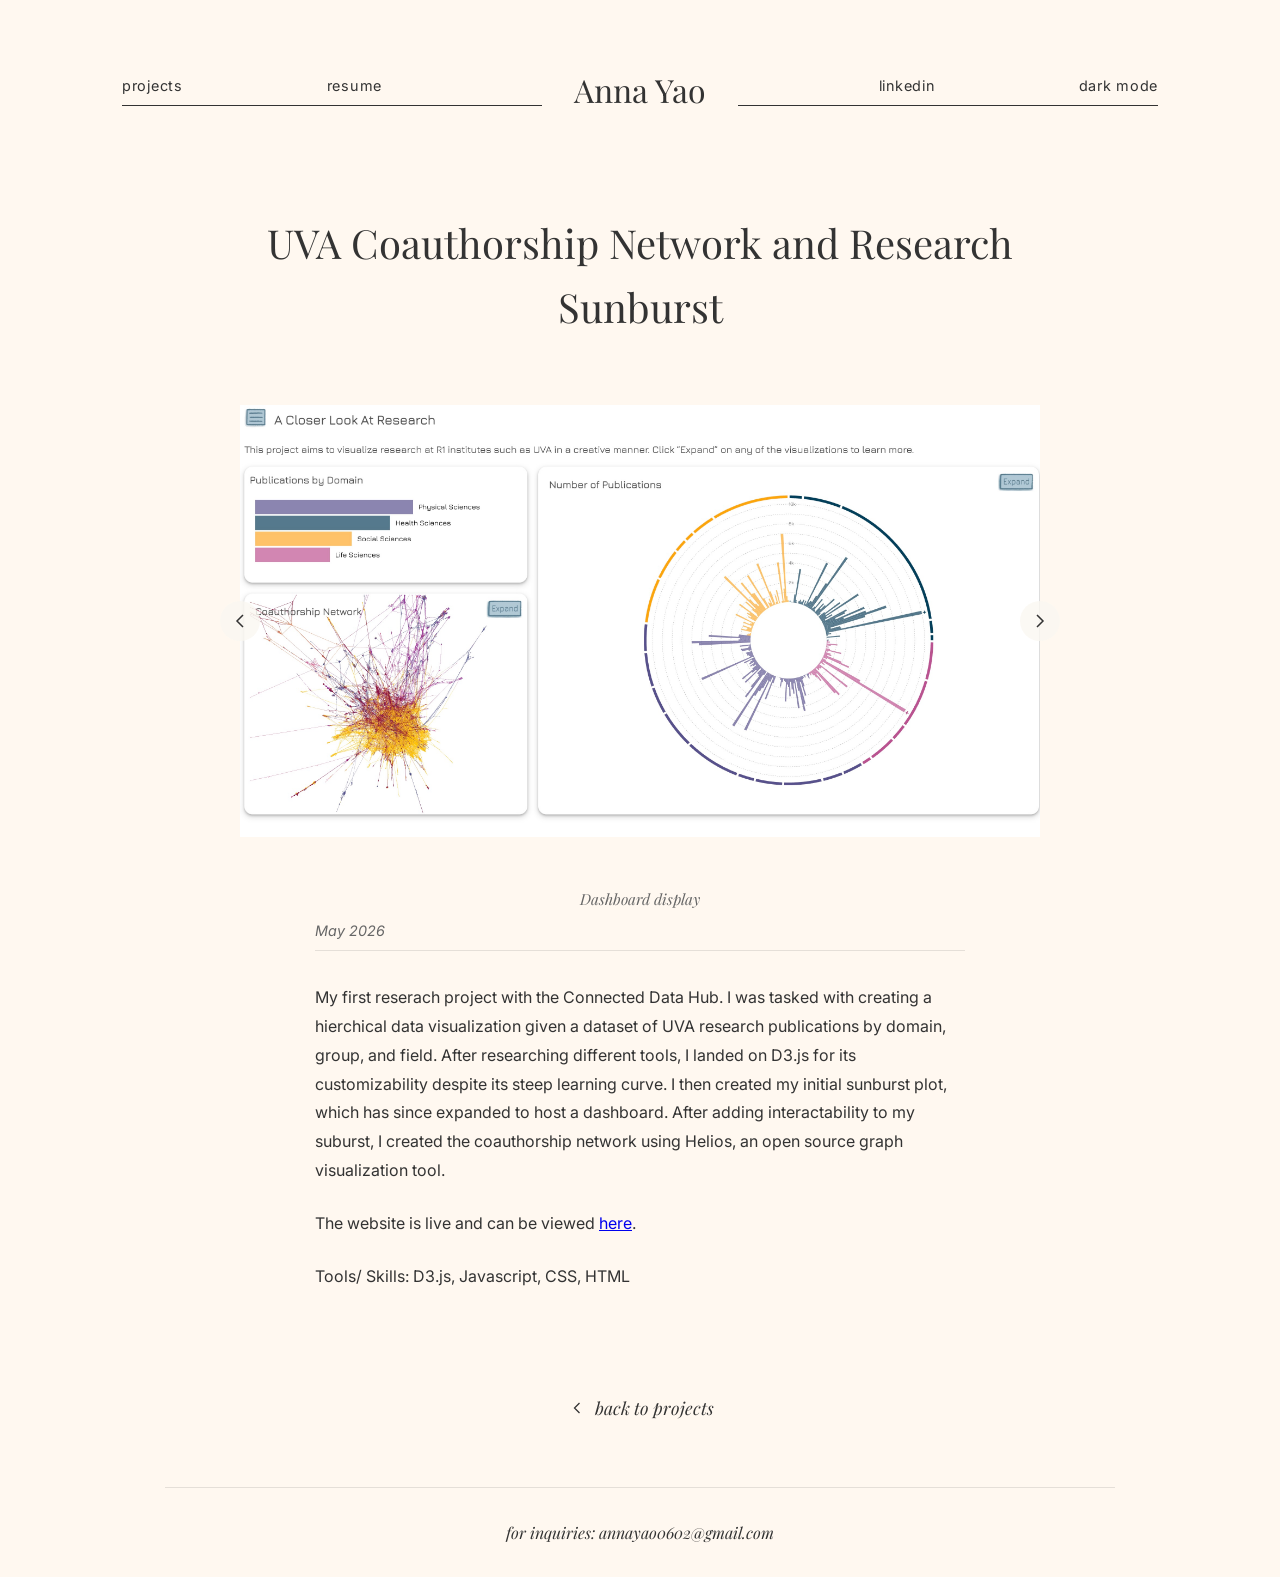
<file: helios_sunburst.html>
<!DOCTYPE html>
<html lang="en">
<head>
    <meta charset="UTF-8">
    <meta name="viewport" content="width=device-width, initial-scale=1.0">
    <title>Helios Sunburst Dashboard | Anna Yao</title>
    <link rel="stylesheet" href="styles.css">
    <link href="https://fonts.googleapis.com/css2?family=Playfair+Display:ital,wght@0,400;0,600;1,400&family=Inter:wght@300;400;600&display=swap" rel="stylesheet">
</head>
<body>

    <header>
        <nav class="top-nav">
            <div class="nav-links left-links">
                <a href="data_design.html">projects</a>
                <a href="resume.pdf" target="_blank">resume</a>
            </div>
            <h1 class="logo-name">
                <a href="index.html">Anna Yao</a>
            </h1>            
            <div class="nav-links right-links">
                <a href="https://www.linkedin.com/in/anna-yao-6a4943259/" target="_blank">linkedin</a>
                <a href="#" id="theme-toggle">dark mode</a>
            </div>
        </nav>
    </header>

    <main class="project-detail">
        
        <h2 class="detail-title">UVA Coauthorship Network and Research Sunburst</h2>

        <div class="carousel">
            <button class="carousel-btn prev" aria-label="Previous image">
                <svg width="24" height="24" viewBox="0 0 24 24" fill="none" stroke="currentColor" stroke-width="1.5"><path d="M15 18l-6-6 6-6"/></svg>
            </button>
            
            <div class="carousel-track-container">
                <ul class="carousel-track">
                    <li class="carousel-slide current-slide" data-caption="Dashboard display">
                        <img src="images/dashboard1.jpg" alt="Dashboard display">
                    </li>
                    <li class="carousel-slide" data-caption="Helios Coauthorship Network">
                        <img src="images/helios1.jpg" alt="Helios Coauthorship Network">
                    </li>
                    <li class="carousel-slide" data-caption="Sunburst visualization">
                        <img src="images/sunburst.jpg" alt="Sunburst visualization">
                    </li>
                </ul>
            </div>

            <button class="carousel-btn next" aria-label="Next image">
                <svg width="24" height="24" viewBox="0 0 24 24" fill="none" stroke="currentColor" stroke-width="1.5"><path d="M9 18l6-6-6-6"/></svg>
            </button>

            <div class="carousel-caption">
                <p id="caption-text">Dashboard display</p>
            </div>
        </div>

        <div class="detail-content">
            <p class="detail-date">May 2026</p>
            
            <div class="detail-description">
                <p>My first reserach project with the Connected Data Hub. I was tasked with creating a hierchical data visualization given a dataset of UVA research publications by domain, group, and field. After researching different tools, I landed on D3.js for its customizability despite its steep learning curve. I then created my initial sunburst plot, which has since expanded to host a dashboard. After adding interactability to my suburst, I created the coauthorship network using Helios, an open source graph visualization tool.
                <p>The website is live and can be viewed <a href="https://annayao0602.github.io/D3-Research-Visualization/index.html" target="_blank">here</a>.</p>
                <p> Tools/ Skills: D3.js, Javascript, CSS, HTML </p>
            </div>
            
        </div>

    <div class="back-link-container">
        <a href="data_design.html" class="back-link">
            <svg width="20" height="20" viewBox="0 0 24 24" fill="none" stroke="currentColor" stroke-width="1.5">
                <path d="M15 18l-6-6 6-6"/>
            </svg>
            <span>back to projects</span>
        </a>
    </div>

    </main>

    <footer>
        <p><em>for inquiries: annayao0602@gmail.com</em></p>
    </footer>

        <script src="script.js"></script>

</body>
</html>
</file>
<file: styles.css>
:root {
    --bg-color: #FFF8F0; 
    --text-color: #333333;
    --accent-color: #CDBBA7;
    --accent-hover: #B5A492;
    --font-serif: 'Playfair Display', serif;
    --font-sans: 'Inter', sans-serif;
    --muted-text: #666666;
    --border-color: rgba(0, 0, 0, 0.1);
    --carousel-bg: rgba(250, 248, 242, 0.8);
    --carousel-hover: white;
    --carousel-arrow: var(--text-color);
}

html {
    scroll-behavior: smooth;
}

* {
    margin: 0;
    padding: 0;
    box-sizing: border-box;
}

@keyframes fadeUp {
    0% {
        opacity: 0;
        transform: translateY(20px); /* Starts slightly lower */
    }
    100% {
        opacity: 1;
        transform: translateY(0);    /* Ends in its original position */
    }
}

body {
    background-color: var(--bg-color);
    color: var(--text-color);
    font-family: var(--font-sans);
    line-height: 1.6;
    display: flex;
    flex-direction: column;
    align-items: center;
    transition: background-color 0.4s ease, color 0.4s ease;

}

body.dark-theme {
    --bg-color: #2b231d; 
    
    --text-color: #e6d5c3; 
    
    --accent-color: #8c735c; 
    --accent-hover: #735e4a;
    --muted-text: #a89f91; 
    --border-color: rgba(252, 237, 220, 0.526);

    --carousel-bg: rgba(230, 213, 195, 0.8); 
    --carousel-hover: #e6d5c3;              
    --carousel-arrow: #2b231d;

}

.back-to-top {
    display: flex;
    width: max-content;
    flex-direction: column;
    align-items: center;
    gap: 0.5rem;
    font-size: 0.8rem;
    font-style: italic;
    font-family: var(--font-serif);
    text-decoration: none;
    color: var(--text-color);
    cursor: pointer;
    margin: 3rem auto 0 auto; 
}

.back-to-top:hover {
    animation: bounceUp 1s infinite;
}

@keyframes bounceUp {
    0%, 100% {
        transform: translateY(0);
    }
    50% {
        transform: translateY(-8px); 
    }
}
header {
    width: 100%;
    max-width: 1100px;
    padding: 2rem;
}
 main, footer {
    width: 100%;
    max-width: 950px;
    padding: 0 2rem;

    opacity: 0; 
    animation: fadeUp 0.8s ease-out forwards;
    
    animation-delay: 0.5s;
 }

.top-nav {
    display: flex;
    justify-content: space-between;
    align-items: center;
    padding-top: 2rem;
    padding-bottom: 4rem;
}

.nav-links {
    display: flex;
    gap: 9rem;
    border-bottom: 1px solid var(--text-color);
    padding-bottom: 0.5rem;
    flex: 1;
}
.left-links {
    justify-content: flex-start; 
}

.right-links {
    justify-content: flex-end;  
}

.nav-links a {
    text-decoration: none;
    color: var(--text-color);
    font-size: 0.9rem;
    letter-spacing: 0.05em;
    display: inline-block; 
    
    transition: transform 0.3s ease; 
}

.nav-links a:hover {
    transform: rotate(-4deg); 
    scale: 1.1;
}

.logo-name {
    font-family: var(--font-serif);
    font-size: 2rem;
    font-weight: 400;
    text-align: center;
    padding: 0 2rem;
}
.logo-name a {
    text-decoration: none;     
    color: var(--text-color);  
}

.hero {
    min-height: 70vh;
    display: flex;
    flex-direction: column;
    justify-content: center;
    align-items: center;
    text-align: center;
}

.hero-text {
    font-family: var(--font-serif);
    font-size: 1.2rem;
    margin-bottom: 3rem;
    color: var(--muted-text);
}

.scroll-indicator {
    display: flex;
    flex-direction: column;
    align-items: center;
    gap: 0.5rem;
    font-size: 0.8rem;
    font-style: italic;
    font-family: var(--font-serif);
    
    text-decoration: none; 
    color: var(--text-color); 
    cursor: pointer;
}

.scroll-indicator:hover {
    animation: bounce 1s infinite; 
}

@keyframes bounce {
    0%, 100% {
        transform: translateY(0); 
    }
    50% {
        transform: translateY(8px); 
    }
}

.section-title {
    font-family: var(--font-serif);
    text-align: center;
    font-style: italic;
    font-weight: 400;
    font-size: 2rem;
    margin-bottom: 3rem;
}

.about-content {
    display: flex;
    gap: 4rem;
    align-items: center;
}

.about-image img {
    width: 300px;
    height: auto;
    object-fit: cover;
}

.about-text {
    flex: 1;
    font-size: 0.95rem;
}

.about-text p {
    margin-bottom: 1.5rem;
}

.btn {
    display: block;
    width: max-content;
    margin: 0 auto;
    background-color: var(--accent-color);
    color: white;
    text-decoration: none;
    padding: 0.5rem 1.5rem;
    font-size: 0.9rem;
    border: none;
    cursor: pointer;
    transition: background-color 0.3s ease;
}

.btn:hover {
    background-color: var(--accent-hover);
}

footer {
    text-align: center;
    padding: 2rem 0 2rem 0;
    font-family: var(--font-serif);
    border-top: 1px solid var(--border-color);
    margin-top: 4rem;
}

/* --- Projects Page Styling --- */

.page-title {
    font-family: var(--font-serif);
    text-align: center;
    font-style: italic;
    font-weight: 400;
    font-size: 2rem;
    margin-bottom: 1rem; /* Adds breathing room below the title */
}

.page-subtitle {
    text-align: center;
    font-size: 1rem;
    font-style: italic;
    font-family: var(--font-serif);
    color: var(--muted-text);
    margin-bottom: 4rem;
}

.project-list {
    display: flex;
    flex-direction: column;
    gap: 5rem; /* The vertical space between each project */
}

.project-item {
    display: flex;
    gap: 3rem; 
    align-items: center; 
}

.project-image a {
    display: block;
}

.project-image img {
    width: 200px;
    height: 200px;
    border-radius: 50%; 
    object-fit: cover;  
    border: 1px solid rgba(0,0,0,0.05); 
    
    transition: transform 0.3s ease; 
    
    cursor: pointer; 
}

.project-image img:hover {
    transform: scale(1.1); 
}

.project-info {
    flex: 1; 
}

.project-info h3 {
    font-family: var(--font-serif);
    font-weight: 400;
    font-size: 1.3rem;
    margin-bottom: 0.2rem;
}

.project-date {
    font-size: 0.8rem;
    color: var(--muted-text);
    margin-bottom: 1rem;
}

.project-desc {
    font-size: 0.95rem;
    margin-bottom: 1rem;
    line-height: 1.6;
}

/* The Links (Github/Dashboard) */
.project-link {
    font-size: 0.85rem;
    color: var(--text-color);
}

.project-link a {
    color: var(--text-color);
    text-decoration: underline;
    text-underline-offset: 3px; /* Pushes the underline slightly down for a cleaner look */
    transition: opacity 0.3s ease;
}

.project-link a:hover {
    opacity: 0.7;
}

/* --- Project Detail Page Styling --- */

.project-detail {
    display: flex;
    flex-direction: column;
    align-items: center;
}

.detail-title {
    font-family: var(--font-serif);
    text-align: center;
    font-weight: 400;
    font-size: 2.5rem;
    margin-bottom: 2rem;
}

/* --- Image Gallery (Carousel) --- */
.carousel {
    position: relative;
    width: 100%;
    max-width: 800px; /* Limits how wide the gallery gets */
    height: 500px;    /* Fixed height to keep layout stable */
    margin-bottom: 3rem;
}

.carousel-track-container {
    height: 100%;
    width: 100%;
    overflow: hidden; /* Hides the images that are off-screen */
    border-radius: 8px; /* Optional: Slight curve to the image corners */
}

.carousel-track {
    padding: 0;
    margin: 0;
    list-style: none;
    display: flex;
    height: 100%;
    transition: transform 0.4s ease-in-out; /* The smooth sliding animation */
}

.carousel-slide {
    min-width: 100%; /* Forces each image to take up exactly 100% of the container */
    height: 100%;
}

.carousel-slide img {
    width: 100%;
    height: 100%;
    object-fit: contain; 
}

/* Gallery Navigation Arrows */
.carousel-btn {
    position: absolute;
    top: 50%;
    transform: translateY(-50%);
    background: var(--carousel-bg);
    border: none;
    cursor: pointer;
    border-radius: 50%;
    width: 40px;
    height: 40px;
    display: flex;
    justify-content: center;
    align-items: center;
color: var(--carousel-arrow);
    transition: background 0.2s ease, transform 0.2s ease;
    z-index: 10;
}

.carousel-btn:hover {
    background: var(--carousel-hover);
    transform: translateY(-50%) scale(1.1); /* Slight pop when hovered */
}

.carousel-btn.prev {
    left: -20px; /* Hangs slightly outside the image */
}

.carousel-btn.next {
    right: -20px;
}

/* --- Detail Text Styling --- */
.detail-content {
    max-width: 650px; /* Keeps line lengths comfortable for reading */
    width: 100%;
}

.detail-date {
    font-size: 0.9rem;
    color: var(--muted-text);
    margin-bottom: 2rem;
    font-style: italic;
    border-bottom: 1px solid var(--border-color); 
    padding-bottom: 0.5rem;
}

.detail-description {
    font-size: 1rem;
    line-height: 1.8;
    margin-bottom: 2.5rem;
}

.detail-description p {
    margin-bottom: 1.5rem;
}

/* --- Back to Projects Button --- */

.back-link-container {
    width: 100%;
    display: flex;
    justify-content: center;
    max-width: 1400px; /* Matches the width you set for your header earlier */
    margin: auto auto; /* Centers the container */
    padding-top: 4rem;
    padding-bottom: 0rem;
}

.back-link {
    display: inline-flex;
    align-items: center;
    gap: 0.5rem;
    text-decoration: none;
    color: var(--text-color);
    font-size: 1.1rem;
    font-style: italic;
    font-family: var(--font-serif);
    transition: transform 0.3s ease, opacity 0.3s ease;
    width: max-content; /* Keeps the hover area tight around the text */
}

.back-link:hover {
    opacity: 0.7;
    transform: translateX(-5px); 
}

.carousel-caption {
    text-align: center;
    margin-top: 1rem;
    padding: 0 2rem;
    min-height: 2.5rem; /* Prevents the page from jumping if a caption spans two lines */
}

#caption-text {
    font-family: var(--font-serif);
    font-style: italic;
    font-size: 0.95rem;
    color: var(--muted-text);
    transition: opacity 0.3s ease; /* Optional smooth fade */
}
</file>
